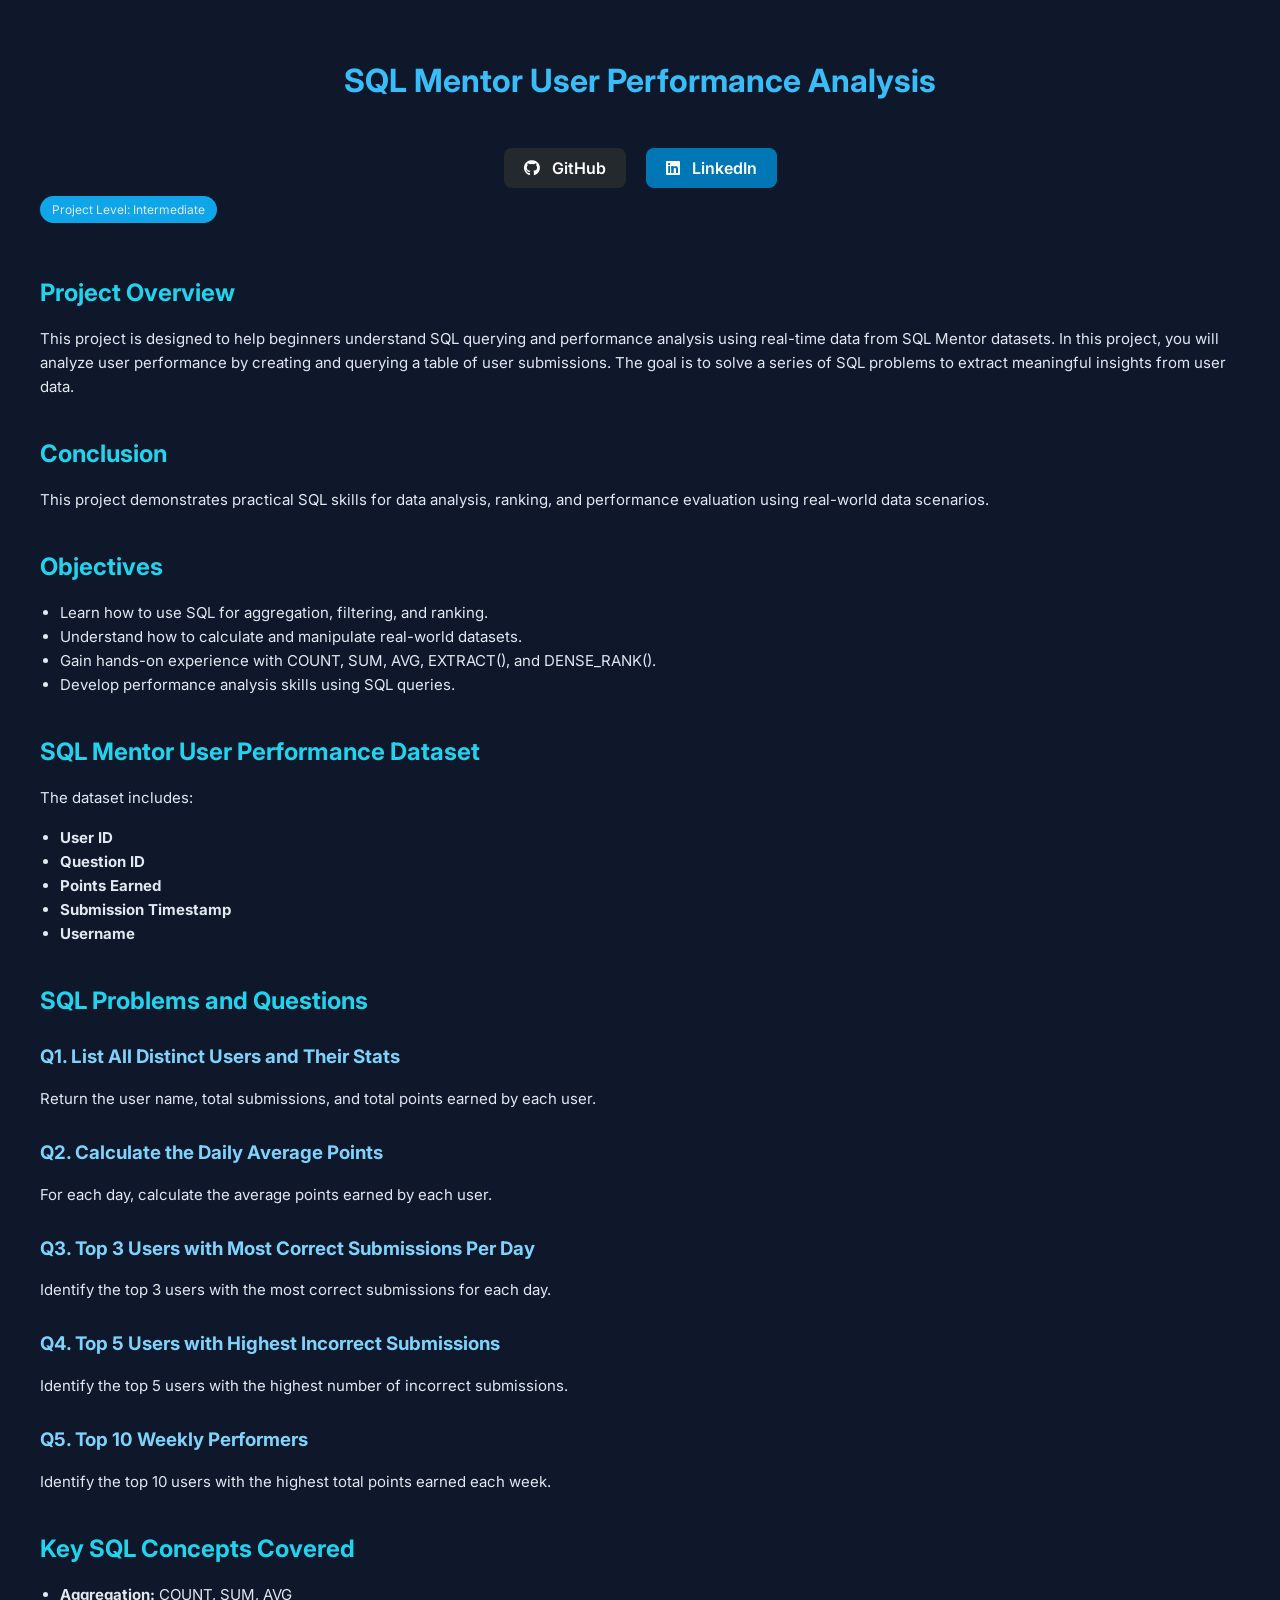
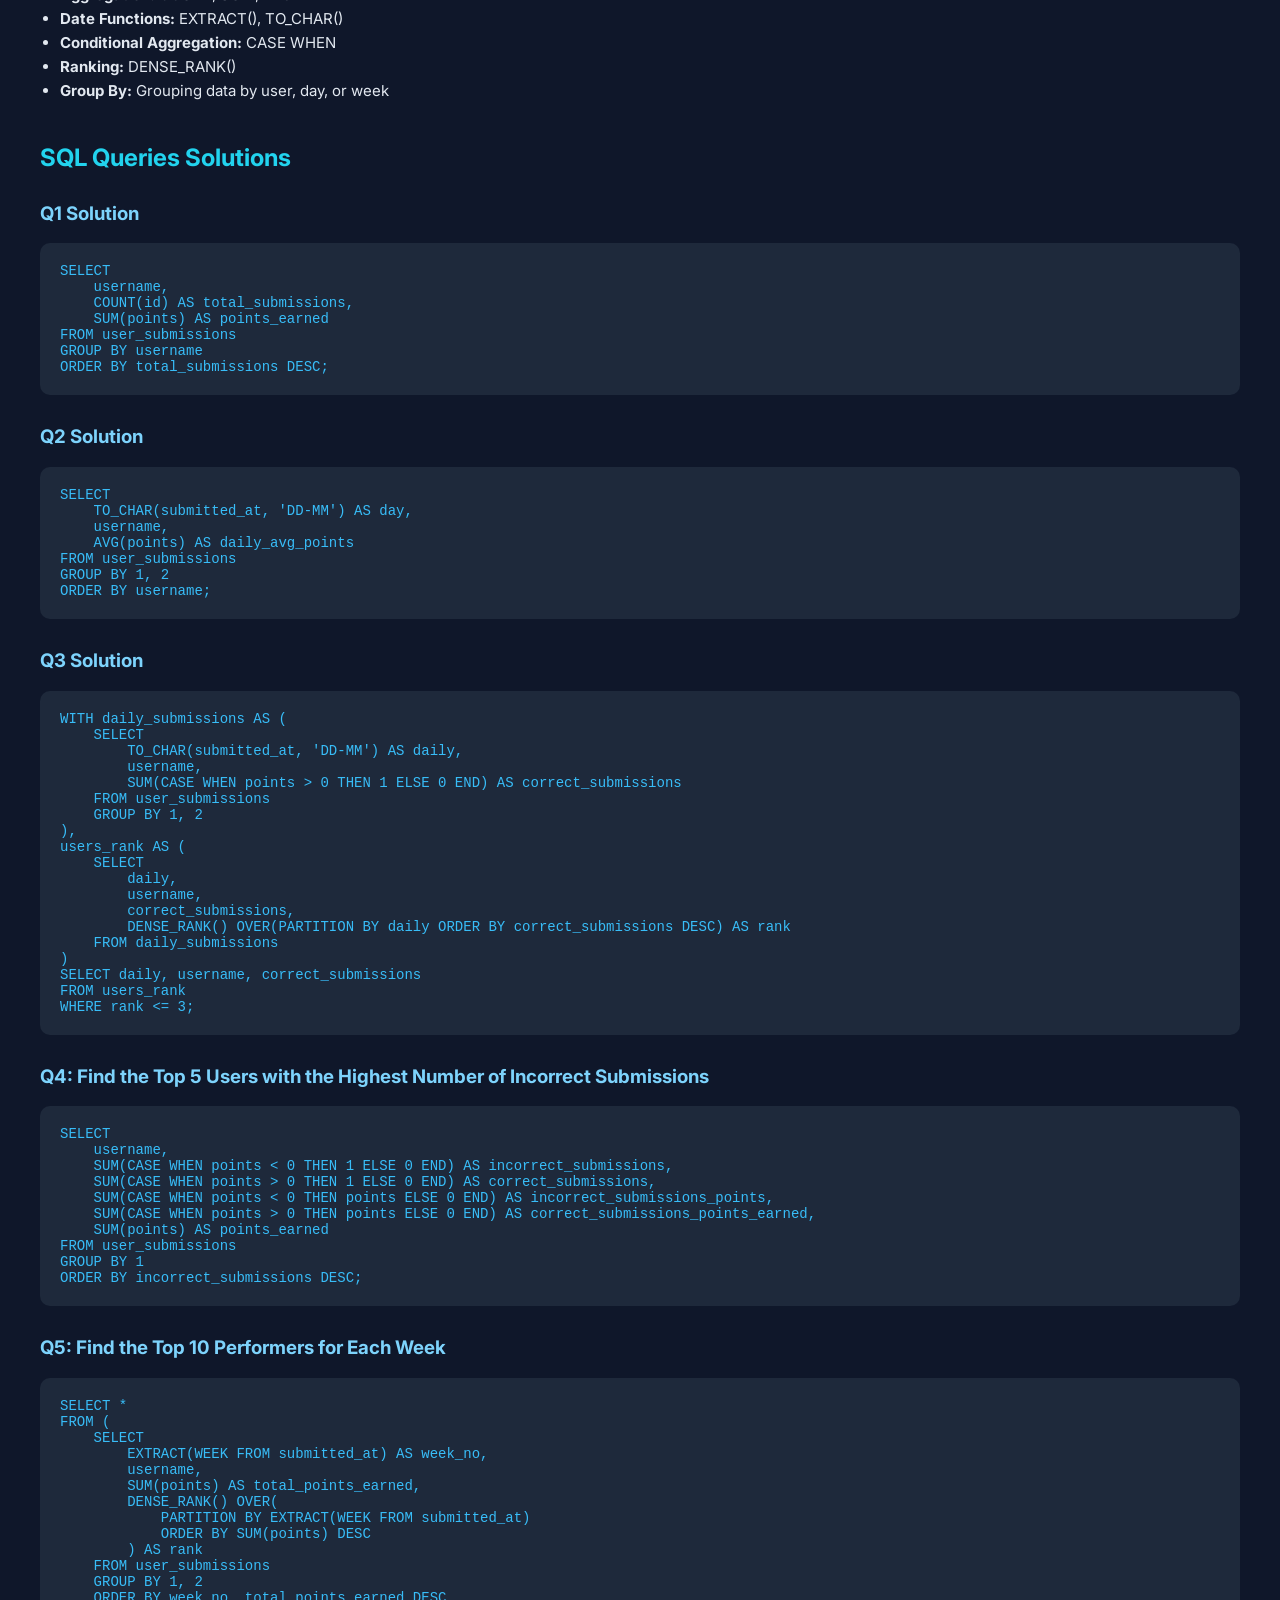
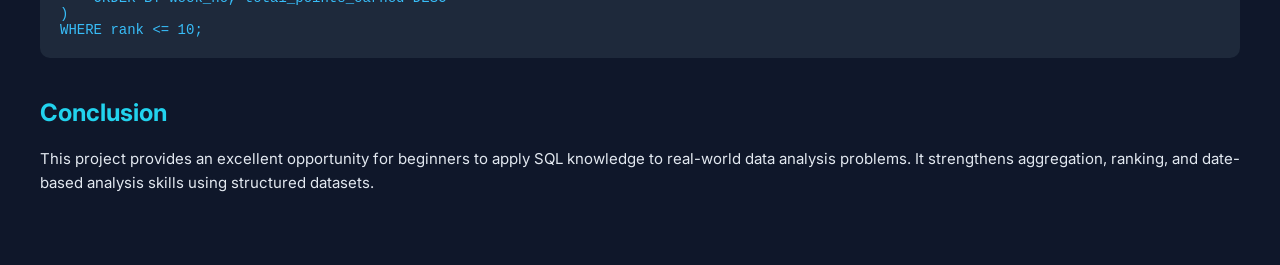
<file: mentor.html>
<!DOCTYPE html>
<html lang="en">
<head>
    <meta charset="UTF-8">
    <title>SQL Mentor User Performance Analysis</title>

    <link href="https://fonts.googleapis.com/css2?family=Inter:wght@400;600;700&display=swap" rel="stylesheet">

    <!-- Font Awesome MUST be inside head -->
    <link rel="stylesheet" href="https://cdnjs.cloudflare.com/ajax/libs/font-awesome/6.5.0/css/all.min.css">

    <style>
        body {
            font-family: 'Inter', sans-serif;
            background-color: #0f172a;
            color: #e2e8f0;
            margin: 0;
            padding: 40px;
        }

        .container {
            max-width: 1000px;
            margin: auto;
        }

        h1 {
            text-align: center;
            margin-bottom: 20px;
            color: #38bdf8;
        }

        h2 {
            margin-top: 40px;
            color: #22d3ee;
        }

        h3 {
            margin-top: 30px;
            color: #7dd3fc;
        }

        p, li {
            line-height: 1.6;
            font-size: 15px;
        }

        ul {
            padding-left: 20px;
        }

        .code-box {
            background-color: #1e293b;
            padding: 20px;
            border-radius: 10px;
            overflow-x: auto;
            margin-top: 15px;
        }

        pre {
            margin: 0;
            color: #38bdf8;
            font-size: 14px;
        }

        .badge {
            display: inline-block;
            background: #0ea5e9;
            padding: 6px 12px;
            border-radius: 20px;
            font-size: 12px;
            margin-bottom: 15px;
        }

        .section {
            margin-bottom: 30px;
        }

        /* ===== SOCIAL BUTTON STYLE ===== */

        .social-links {
            text-align: center;
            margin-top: 40px;
        }

        .btn {
            display: inline-block;
            padding: 10px 20px;
            margin: 8px;
            text-decoration: none;
            border-radius: 8px;
            font-weight: 600;
            transition: 0.3s ease;
        }

        .github {
            background-color: #24292e;
            color: white;
        }

        .linkedin {
            background-color: #0077b5;
            color: white;
        }

        .btn i {
            margin-right: 8px;
        }

        .btn:hover {
            transform: translateY(-3px);
            opacity: 0.9;
        }

    </style>
</head>
<body>

<div class="container">

  
    <!-- Your content stays same -->

   
<center><h1>SQL Mentor User Performance Analysis</h1></center>
    <!-- ===== PROFESSIONAL BUTTONS ===== -->

    <div class="social-links">
        <a href="https://github.com/smirjosif" target="_blank" class="btn github">
            <i class="fa-brands fa-github"></i> GitHub
        </a>

        <a href="https://www.linkedin.com/in/smir-yousif-a71a52355" target="_blank" class="btn linkedin">
            <i class="fa-brands fa-linkedin"></i> LinkedIn
        </a>
    </div>

</div>


<div class="badge">Project Level: Intermediate</div>

<div class="section">
    <h2>Project Overview</h2>
    <p>
        This project is designed to help beginners understand SQL querying and performance analysis 
        using real-time data from SQL Mentor datasets. In this project, you will analyze user 
        performance by creating and querying a table of user submissions. 
        The goal is to solve a series of SQL problems to extract meaningful insights from user data.
    </p>
</div>
 <div class="section">
        <h2>Conclusion</h2>
        <p>
            This project demonstrates practical SQL skills for data analysis,
            ranking, and performance evaluation using real-world data scenarios.
        </p>
    </div>
<div class="section">
    <h2>Objectives</h2>
    <ul>
        <li>Learn how to use SQL for aggregation, filtering, and ranking.</li>
        <li>Understand how to calculate and manipulate real-world datasets.</li>
        <li>Gain hands-on experience with COUNT, SUM, AVG, EXTRACT(), and DENSE_RANK().</li>
        <li>Develop performance analysis skills using SQL queries.</li>
    </ul>
</div>

<div class="section">
    <h2>SQL Mentor User Performance Dataset</h2>
    <p>The dataset includes:</p>
    <ul>
        <li><strong>User ID</strong></li>
        <li><strong>Question ID</strong></li>
        <li><strong>Points Earned</strong></li>
        <li><strong>Submission Timestamp</strong></li>
        <li><strong>Username</strong></li>
    </ul>
</div>

<div class="section">
    <h2>SQL Problems and Questions</h2>

    <h3>Q1. List All Distinct Users and Their Stats</h3>
    <p>Return the user name, total submissions, and total points earned by each user.</p>

    <h3>Q2. Calculate the Daily Average Points</h3>
    <p>For each day, calculate the average points earned by each user.</p>

    <h3>Q3. Top 3 Users with Most Correct Submissions Per Day</h3>
    <p>Identify the top 3 users with the most correct submissions for each day.</p>

    <h3>Q4. Top 5 Users with Highest Incorrect Submissions</h3>
    <p>Identify the top 5 users with the highest number of incorrect submissions.</p>

    <h3>Q5. Top 10 Weekly Performers</h3>
    <p>Identify the top 10 users with the highest total points earned each week.</p>
</div>

<div class="section">
    <h2>Key SQL Concepts Covered</h2>
    <ul>
        <li><strong>Aggregation:</strong> COUNT, SUM, AVG</li>
        <li><strong>Date Functions:</strong> EXTRACT(), TO_CHAR()</li>
        <li><strong>Conditional Aggregation:</strong> CASE WHEN</li>
        <li><strong>Ranking:</strong> DENSE_RANK()</li>
        <li><strong>Group By:</strong> Grouping data by user, day, or week</li>
    </ul>
</div>

<div class="section">
    <h2>SQL Queries Solutions</h2>

    <h3>Q1 Solution</h3>
    <div class="code-box">
<pre>
SELECT 
    username,
    COUNT(id) AS total_submissions,
    SUM(points) AS points_earned
FROM user_submissions
GROUP BY username
ORDER BY total_submissions DESC;
</pre>
    </div>

    <h3>Q2 Solution</h3>
    <div class="code-box">
<pre>
SELECT 
    TO_CHAR(submitted_at, 'DD-MM') AS day,
    username,
    AVG(points) AS daily_avg_points
FROM user_submissions
GROUP BY 1, 2
ORDER BY username;
</pre>
    </div>

    <h3>Q3 Solution</h3>
    <div class="code-box">
<pre>
WITH daily_submissions AS (
    SELECT 
        TO_CHAR(submitted_at, 'DD-MM') AS daily,
        username,
        SUM(CASE WHEN points > 0 THEN 1 ELSE 0 END) AS correct_submissions
    FROM user_submissions
    GROUP BY 1, 2
),
users_rank AS (
    SELECT 
        daily,
        username,
        correct_submissions,
        DENSE_RANK() OVER(PARTITION BY daily ORDER BY correct_submissions DESC) AS rank
    FROM daily_submissions
)
SELECT daily, username, correct_submissions
FROM users_rank
WHERE rank <= 3;
</pre>
    </div>

</div>

<h3>Q4: Find the Top 5 Users with the Highest Number of Incorrect Submissions</h3>
<div class="code-box">
<pre>
SELECT 
    username,
    SUM(CASE WHEN points < 0 THEN 1 ELSE 0 END) AS incorrect_submissions,
    SUM(CASE WHEN points > 0 THEN 1 ELSE 0 END) AS correct_submissions,
    SUM(CASE WHEN points < 0 THEN points ELSE 0 END) AS incorrect_submissions_points,
    SUM(CASE WHEN points > 0 THEN points ELSE 0 END) AS correct_submissions_points_earned,
    SUM(points) AS points_earned
FROM user_submissions
GROUP BY 1
ORDER BY incorrect_submissions DESC;
</pre>
</div>

<h3>Q5: Find the Top 10 Performers for Each Week</h3>
<div class="code-box">
<pre>
SELECT *  
FROM (
    SELECT 
        EXTRACT(WEEK FROM submitted_at) AS week_no,
        username,
        SUM(points) AS total_points_earned,
        DENSE_RANK() OVER(
            PARTITION BY EXTRACT(WEEK FROM submitted_at)
            ORDER BY SUM(points) DESC
        ) AS rank
    FROM user_submissions
    GROUP BY 1, 2
    ORDER BY week_no, total_points_earned DESC
)
WHERE rank <= 10;
</pre>
</div>

<div class="section">
    <h2>Conclusion</h2>
    <p>
        This project provides an excellent opportunity for beginners to apply SQL knowledge 
        to real-world data analysis problems. It strengthens aggregation, ranking, 
        and date-based analysis skills using structured datasets.
    </p>
</div>

</body>
</html>
</file>
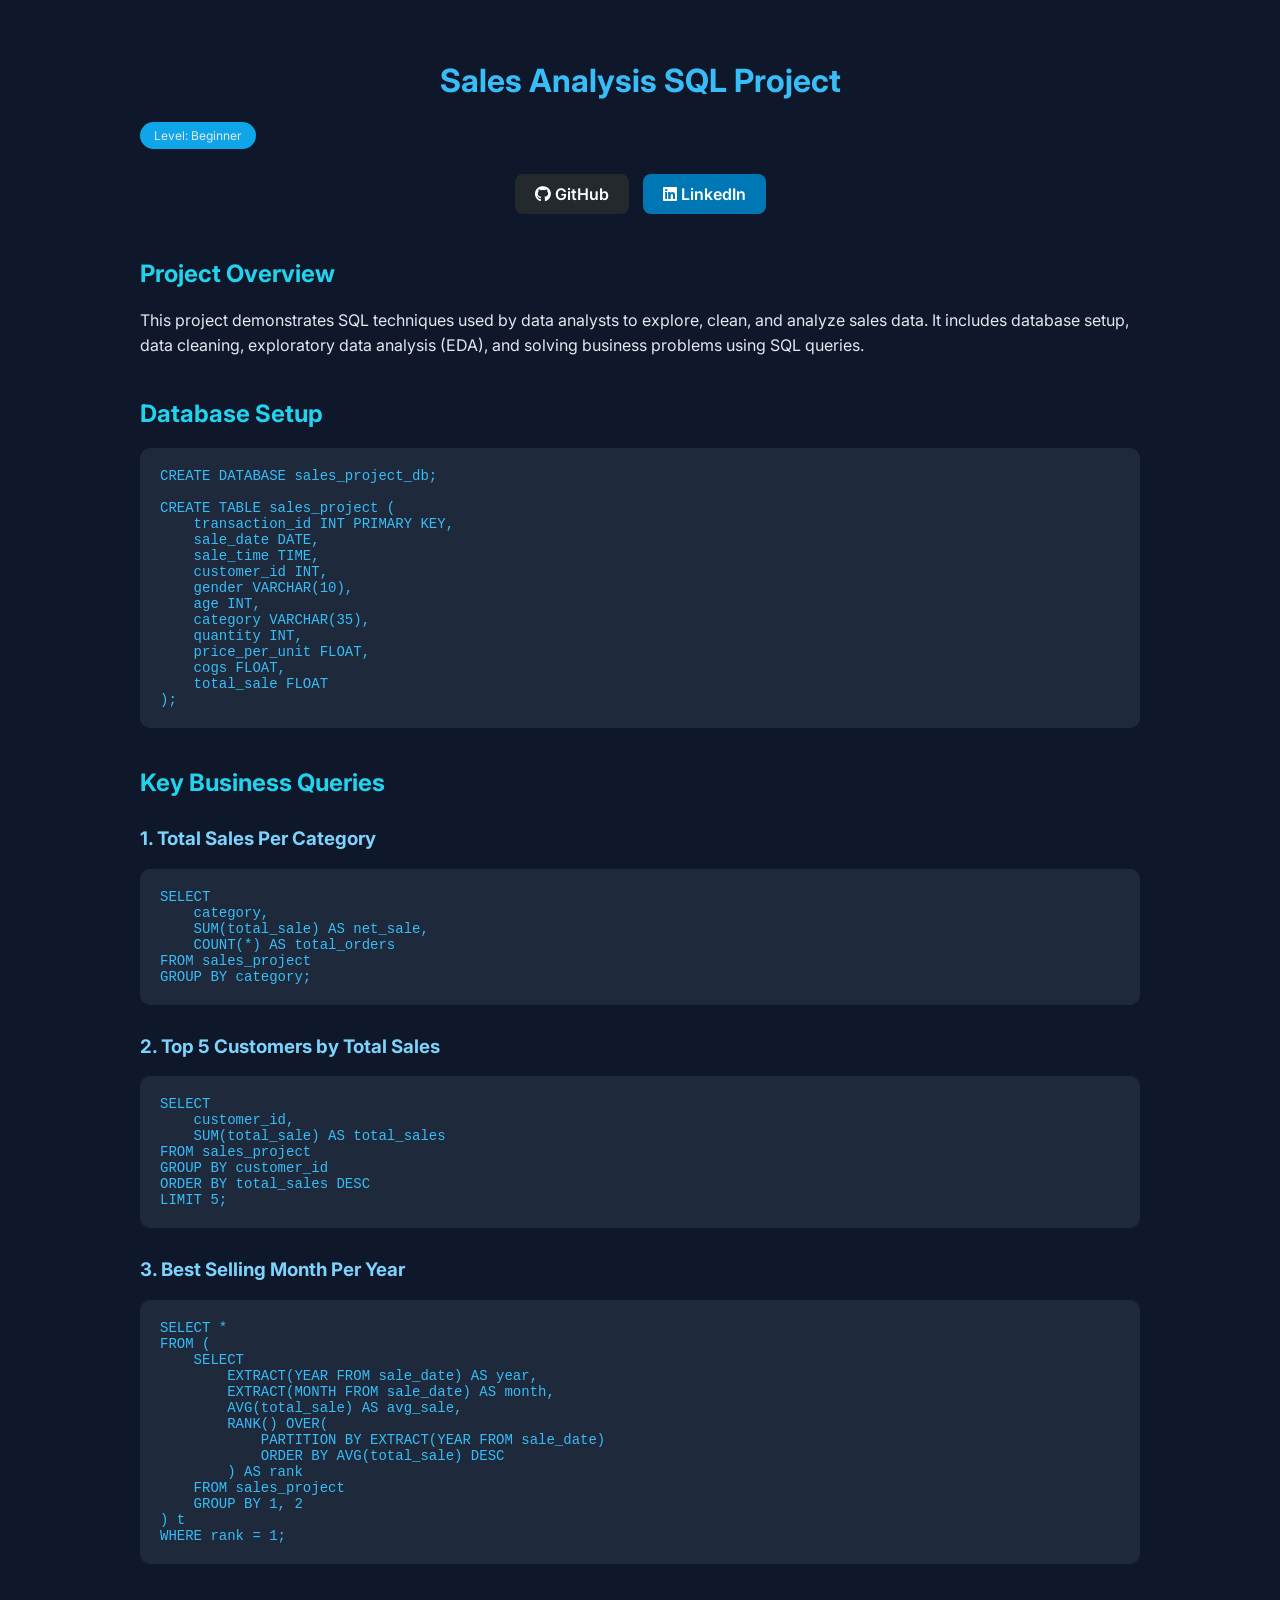
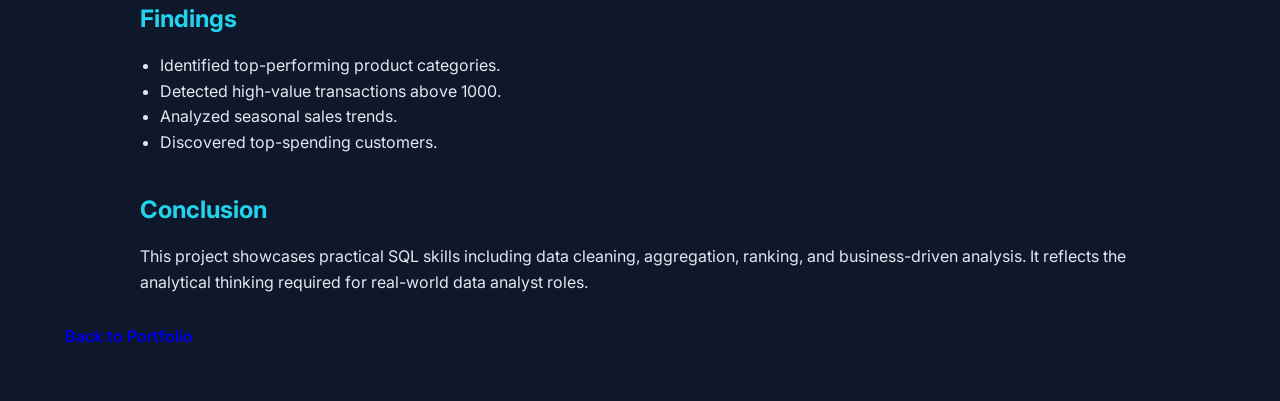
<file: sales.html>
<!DOCTYPE html>
<html lang="en">
<head>
    <meta charset="UTF-8">
    <title>Sales Analysis SQL Project</title>

    <link href="https://fonts.googleapis.com/css2?family=Inter:wght@400;600;700&display=swap" rel="stylesheet">
    <link rel="stylesheet" href="https://cdnjs.cloudflare.com/ajax/libs/font-awesome/6.5.0/css/all.min.css">

    <style>
        body {
            font-family: 'Inter', sans-serif;
            background-color: #0f172a;
            color: #e2e8f0;
            margin: 0;
            padding: 40px;
        }

        .container {
            max-width: 1000px;
            margin: auto;
        }

        h1 {
            text-align: center;
            color: #38bdf8;
        }

        h2 {
            margin-top: 40px;
            color: #22d3ee;
        }

        h3 {
            margin-top: 30px;
            color: #7dd3fc;
        }

        p, li {
            line-height: 1.6;
        }

        ul {
            padding-left: 20px;
        }

        .code-box {
            background-color: #1e293b;
            padding: 20px;
            border-radius: 10px;
            overflow-x: auto;
            margin-top: 15px;
        }

        pre {
            margin: 0;
            color: #38bdf8;
            font-size: 14px;
        }

        .badge {
            display: inline-block;
            background: #0ea5e9;
            padding: 6px 14px;
            border-radius: 20px;
            font-size: 12px;
            margin-bottom: 20px;
        }

        .social-links {
            text-align: center;
            margin-bottom: 30px;
        }

        .btn {
            display: inline-block;
            padding: 10px 20px;
            margin: 5px;
            text-decoration: none;
            border-radius: 8px;
            font-weight: 600;
            transition: 0.3s;
        }

        .github {
            background-color: #24292e;
            color: white;
        }

        .linkedin {
            background-color: #0077b5;
            color: white;
        }

        .btn:hover {
            transform: translateY(-3px);
            opacity: 0.9;
        }
    </style>
</head>
<body>

<div class="container">

    <h1>Sales Analysis SQL Project</h1>
    <div class="badge">Level: Beginner</div>

    <div class="social-links">
        <a href="https://github.com/smirjosif" target="_blank" class="btn github">
            <i class="fa-brands fa-github"></i> GitHub
        </a>

        <a href="https://www.linkedin.com/in/smir-yousif-a71a52355" target="_blank" class="btn linkedin">
            <i class="fa-brands fa-linkedin"></i> LinkedIn
        </a>
    </div>

    <h2>Project Overview</h2>
    <p>
        This project demonstrates SQL techniques used by data analysts to explore,
        clean, and analyze sales data. It includes database setup, data cleaning,
        exploratory data analysis (EDA), and solving business problems using SQL queries.
    </p>

    <h2>Database Setup</h2>

    <div class="code-box">
<pre>
CREATE DATABASE sales_project_db;

CREATE TABLE sales_project (
    transaction_id INT PRIMARY KEY,
    sale_date DATE,
    sale_time TIME,
    customer_id INT,
    gender VARCHAR(10),
    age INT,
    category VARCHAR(35),
    quantity INT,
    price_per_unit FLOAT,
    cogs FLOAT,
    total_sale FLOAT
);
</pre>
    </div>

    <h2>Key Business Queries</h2>

    <h3>1. Total Sales Per Category</h3>
    <div class="code-box">
<pre>
SELECT 
    category,
    SUM(total_sale) AS net_sale,
    COUNT(*) AS total_orders
FROM sales_project
GROUP BY category;
</pre>
    </div>

    <h3>2. Top 5 Customers by Total Sales</h3>
    <div class="code-box">
<pre>
SELECT 
    customer_id,
    SUM(total_sale) AS total_sales
FROM sales_project
GROUP BY customer_id
ORDER BY total_sales DESC
LIMIT 5;
</pre>
    </div>

    <h3>3. Best Selling Month Per Year</h3>
    <div class="code-box">
<pre>
SELECT *
FROM (
    SELECT 
        EXTRACT(YEAR FROM sale_date) AS year,
        EXTRACT(MONTH FROM sale_date) AS month,
        AVG(total_sale) AS avg_sale,
        RANK() OVER(
            PARTITION BY EXTRACT(YEAR FROM sale_date)
            ORDER BY AVG(total_sale) DESC
        ) AS rank
    FROM sales_project
    GROUP BY 1, 2
) t
WHERE rank = 1;
</pre>
    </div>

    <h2>Findings</h2>
    <ul>
        <li>Identified top-performing product categories.</li>
        <li>Detected high-value transactions above 1000.</li>
        <li>Analyzed seasonal sales trends.</li>
        <li>Discovered top-spending customers.</li>
    </ul>

    <h2>Conclusion</h2>
    <p>
        This project showcases practical SQL skills including data cleaning,
        aggregation, ranking, and business-driven analysis. It reflects the
        analytical thinking required for real-world data analyst roles.
    </p>

</div>
<a href="index.html" class="btn">Back to Portfolio</a>

</body>
</html>
</file>
